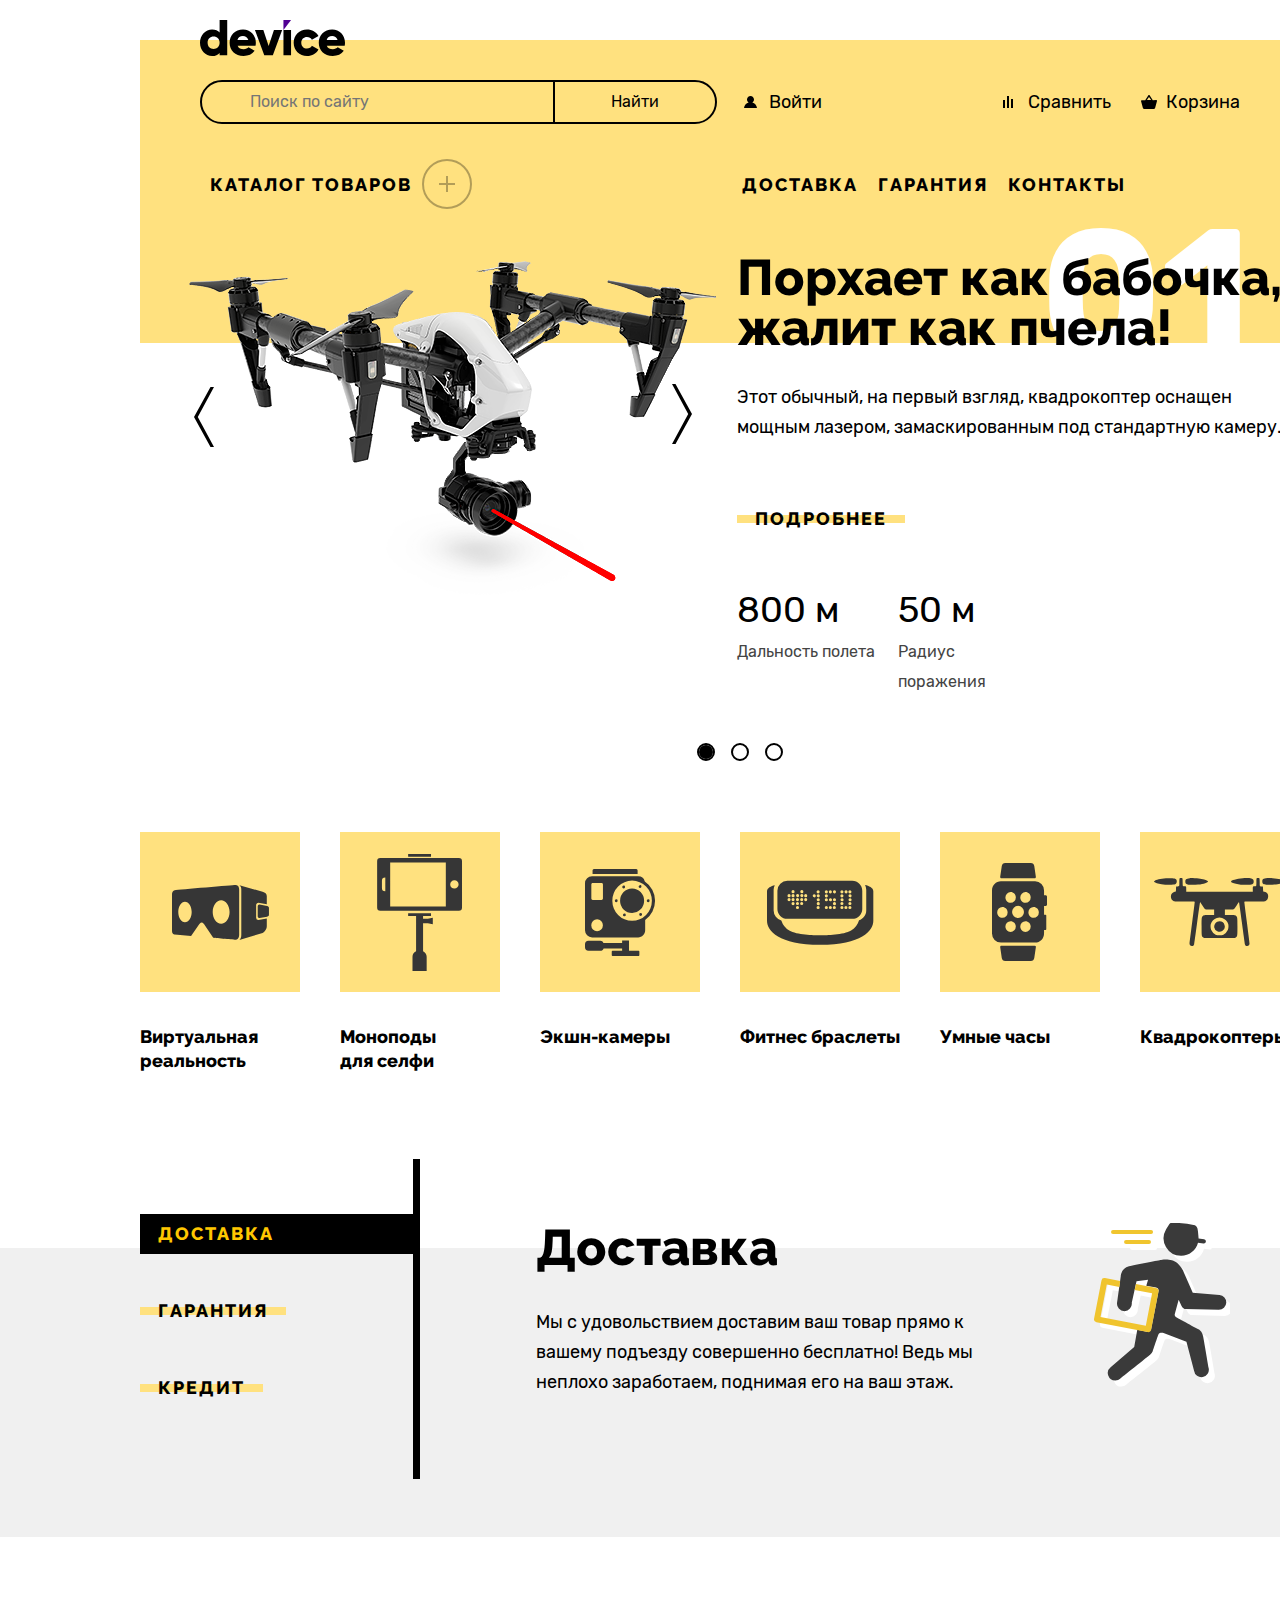
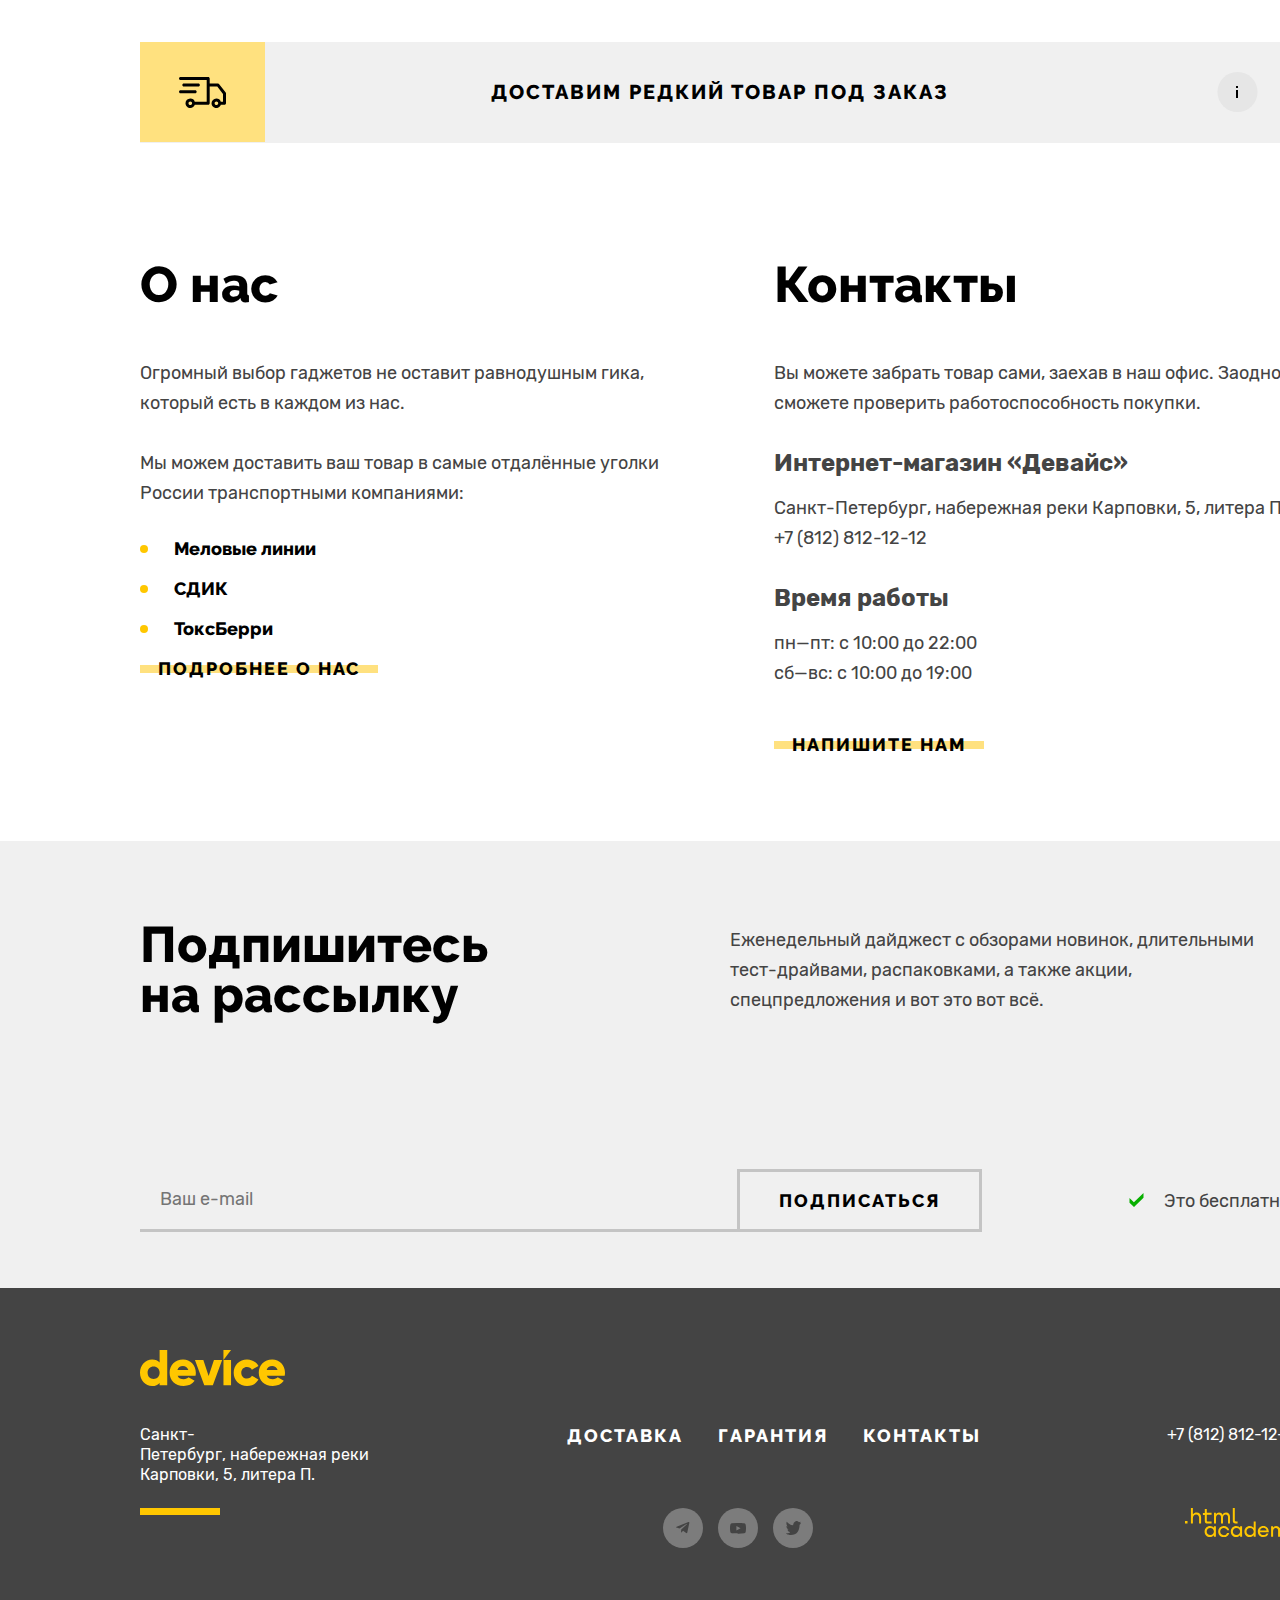
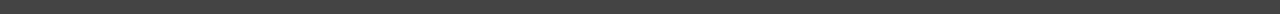
<file: index.html>
<!DOCTYPE html>
<html lang="ru">
  <head>
    <meta charset="utf-8">
    <title>HTML Academy: Дeвайс</title>
    <link rel="stylesheet" href="styles/styles.css">
    <link rel="icon" type="image/png" sizes="32x32" href="images/favicon.png">
  </head>
<body>
<!-- header -->
<div class="page_wrapper">
  <header class="header">
    <div class="header_wrapper">
      <form class="header_search" action="https://echo.htmlacademy.ru" method="post">
        <label for="search" class="visually_hidden">Поиск по сайту</label>
        <input class="search_field" type="search" id="search" placeholder="Поиск по сайту">
        <button class="search_button" type="button">Найти</button>
      </form>
      <nav class="header_navigation">
        <ul class="header_list">
          <li class="header_list_item">
            <a href="#" class="header_link">
              <svg class="header_nav_image" aria-hidden="true" focusable="false" xmlns="http://www.w3.org/2000/svg" width="13" height="12" fill="none"><path fill="#000" d="M0 12h13c-.2-2.6-2.1-4.8-4.7-5.5 1-.6 1.7-1.7 1.7-3C10 1.6 8.4 0 6.5 0S3 1.6 3 3.5c0 1.3.7 2.4 1.7 3C2.1 7.2.2 9.4 0 12Z"/></svg>
              Войти</a>
          </li>
          <li class="header_list_item">
            <a href="#" class="header_link">
              <svg class="header_nav_image" aria-hidden="true" focusable="false" xmlns="http://www.w3.org/2000/svg" width="10" height="12" fill="none"><path fill="#000" d="M6 0H4v12h2V0ZM2 4H0v8h2V4ZM10 3H8v9h2V3Z"/></svg>
              Сравнить</a>
          </li>
          <li class="header_list_item">
            <a href="#" class="header_link">
              <svg class="header_nav_image" aria-hidden="true" focusable="false" xmlns="http://www.w3.org/2000/svg" width="16" height="14" fill="none"><path fill="#000" d="m15.3 5-3.5.2L8.6.3C8.5.1 8.2 0 8 0c-.2 0-.5.1-.6.3L4.2 5.2H.7c-.4 0-.7.3-.7.7v.2l1.9 6.8c.2.7.7 1.1 1.4 1.1h9.4c.7 0 1.2-.4 1.4-1.1L16 6v-.2c0-.4-.3-.8-.7-.8ZM8 1.9l2.2 3.2H5.9L8 1.9Z"/></svg>
              Корзина</a>
          </li>
        </ul>
      </nav>
    </div>
      <ul class="header_list_info">
        <li class="header_list_item header_list_item_catalog">
          <a href="#" class="header_link_info catalog_icon">
            <svg class="catalog_svg" aria-hidden="true" focusable="false" xmlns="http://www.w3.org/2000/svg" width="50" height="50" fill="none"><circle cx="25" cy="25" r="24" stroke="#000" stroke-width="2" opacity=".3"/><g clip-path="url(#a)" opacity=".3"><path fill="#000" d="M33 24h-7v-7h-2v7h-7v2h7v7h2v-7h7v-2Z"/></g><defs><clipPath id="a"><path fill="#fff" d="M17 17h16v16H17z"/></clipPath></defs></svg>
            <span>Каталог товаров</span>
          </a>
  <!-- catalog -->
          <ul class="catalog visually_hidden">
            <li class="header_list_item">
              <a href="#" class="catalog_link">Виртуальная реальность</a>
            </li>
            <li class="header_list_item">
              <a href="#" class="catalog_link">Моноподы для селфи</a>
            </li>
            <li class="header_list_item">
              <a href="#" class="catalog_link">Экшн-камеры</a>
            </li>
            <li class="header_list_item">
              <a href="#" class="catalog_link">Фитнес браслеты</a>
            </li>
            <li class="header_list_item">
              <a href="#" class="catalog_link">Умные часы</a>
            </li>
            <li class="header_list_item">
              <a href="#" class="catalog_link">Квадрокоптеры</a>
            </li>
          </ul>
        </li>
        <li class="header_list_item">
          <a href="№" class="header_link_info">
            Доставка</a>
        </li>
        <li class="header_list_item">
          <a href="№" class="header_link_info">Гарантия</a>
        </li>
        <li class="header_list_item">
          <a href="№" class="header_link_info">Контакты</a>
        </li>
      </ul>
  </header>
<!-- main -->
  <main class="main_index main_container">
<!-- slider -->
    <section class="index_slider">
      <h1 class="visually_hidden">Device - твой магазин гаджетов.</h1>
      <div class="slider_info_wrapper">
        <div class="slider_main_image">
          <img class="slider_main_pic" src="/images/slider-1.png" alt="Квадракоптер.">
          <button type="button" class="slider_left_button">
            <span class="visually_hidden">Предыдущий товар.</span>
            <svg xmlns="http://www.w3.org/2000/svg" width="20" height="60" fill="none"><path fill="#000" d="M0 0h3.5L20 30 3.5 60H0l16.2-30L0 0Z"/></svg>
          </button>
          <button type="button" class="slider_right_button">
            <span class="visually_hidden">Предыдущий товар.</span>
            <svg xmlns="http://www.w3.org/2000/svg" width="20" height="60" fill="none"><path fill="#000" d="M0 0h3.5L20 30 3.5 60H0l16.2-30L0 0Z"/></svg>
          </button>
        </div>
        <div class="slider_text_wrapper">
          <p class="slider_description_title">Порхает как бабочка, жалит как пчела!</p>
          <p class="slider_description">Этот обычный, на первый взгляд, квадрокоптер оснащен мощным лазером, замаскированным под стандартную камеру.</p>
          <a class="button slider_button" href="#">Подробнее</a>
          <dl class="slider_info_list"> <!--контейнер-->
            <dt class="slider_info_title">800 м</dt> <!--термин-->
            <dd class="slider_info_description">Дальность полета</dd> <!--определение-->
            <dt class="slider_info_title">50 м</dt> <!--термин-->
            <dd class="slider_info_description">Радиус поражения</dd> <!--определение-->
          </dl>
        </div>
      </div>
      <ol class="slider_pagination">
        <li class="slider_padination_item">
          <button class="slider_pagination_button current_pagination_item" type="button">
            <span class="visually_hidden">1pic.</span>
          </button>
        </li>
        <li class="slider_padination_item">
          <button class="slider_pagination_button" type="button">
            <span class="visually_hidden">2pic.</span>
          </button>
        </li>
        <li class="slider_padination_item">
          <button class="slider_pagination_button" type="button">
            <span class="visually_hidden">3pic.</span>
          </button>
        </li>
      </ol>
    </section>
<!-- products -->
    <section class="product_sections">
      <h2 class="visually_hidden">Категории товаров.</h2>
      <ul class="product_list">
        <li class="product_item virtuall_reality">
          <div class="product_img_wrap">
            <img class="product_img" src="images/products_icon/virtuall_reality.svg" width="97" height="55" alt="">
          </div>
          <a href="#" class="product_link">Виртуальная реальность</a>
        </li>
        <li class="product_item selfie_stick">
          <div class="product_img_wrap">
            <img class="product_img" src="images/products_icon/selfie_stick.svg" width="86" height="117" alt="">
          </div>
          <a href="#" class="product_link">Моноподы<br>для селфи</a>
        </li>
        <li class="product_item camera">
          <div class="product_img_wrap">
            <img class="product_img" src="images/products_icon/camera.svg" width="71" height="87" alt="">
          </div>
          <a href="#" class="product_link">Экшн-камеры</a>
        </li>
        <li class="product_item fitness_bracelet">
          <div class="product_img_wrap">
            <img class="product_img" src="images/products_icon/fitness-bracelet.svg" width="107" height="65" alt="">
          </div>
          <a href="#" class="product_link">Фитнес браслеты</a>
        </li>
        <li class="product_item smart_watch">
          <div class="product_img_wrap">
            <img class="product_img" src="images/products_icon/smart_watch.svg" width="56" height="98" alt="">
          </div>
          <a href="#" class="product_link">Умные часы</a>
        </li>
        <li class="product_item quadrocopter">
          <div class="product_img_wrap">
            <img class="product_img" src="images/products_icon/quadrocopter.svg" width="132" height="69" alt="">
          </div>
          <a href="#" class="product_link">Квадрокоптеры</a>
        </li>
      </ul>
    </section>
  </div>
<!-- delivery -->
<div class="delivery_wrapper">
    <section class="delivery">
      <ul class="delivery_list">
        <li class="delivery_item">
          <a href="#" class="button delivery_link delivery_current">Доставка</a>
        </li>
        <li class="delivery_item">
          <a href="#" class="button delivery_link">Гарантия</a>
        </li>
        <li class="delivery_item">
          <a href="#" class="button delivery_link">Кредит</a>
        </li>
      </ul>
      <div class="delivery_text_wrapper">
        <h2 class="delivery_title">Доставка</h2>
        <p class="delivery_description">Мы с удовольствием доставим ваш товар прямо к вашему подъезду совершенно бесплатно! Ведь мы неплохо заработаем, поднимая его на ваш этаж.</p>
      </div>
    </section>
  </div>
<!-- delivery_rare -->
<div class="page_wrapper">
  <div class="delivery_rare_wrapper">
    <p class="delivery_rare">Доставим редкий товар под заказ</p>
  </div>

<!-- contacts -->
    <section class="contacts">
      <ul class="contacts_list">
        <li class="contacts_item">
          <h2 class="contact_title">О нас</h2>
          <p class="delivery_description">Огромный выбор гаджетов не оставит равнодушным гика, который есть в каждом из нас.</p>
          <p class="delivery_description">Мы можем доставить ваш товар в самые отдалённые уголки России транспортными компаниями:</p>
          <div class="delivery_company">
            <a href="#" class="contacts_delivery_link">Меловые линии</a>
            <a href="#" class="contacts_delivery_link">СДИК</a>
            <a href="#" class="contacts_delivery_link">ТоксБерри</a>
          </div>
          <a href="#" class="button contacts_button">Подробнее о нас</a>
        </li>
        <li class="contacts_item">
            <h2 class="contact_title">Контакты</h2>
          <p class="delivery_description">Вы можете забрать товар сами, заехав в наш офис. Заодно сможете проверить работоспособность покупки.</p>
          <address class="contacts_address">
            <p class="address_title">Интернет-магазин «Девайс»</p>
            <p class="delivery_description address">Санкт-Петербург, набережная реки Карповки, 5, литера П.</p>
            <a class="contacts_tel" href="tel:+78128121212">+7 (812) 812-12-12</a>
            <p class="address_title">Время работы</p>
            <ul class="contacts_time_list">
              <li class="contacts_time_item">пн—пт: с 10:00 до 22:00</li>
              <li class="contacts_time_item">сб—вс: с 10:00 до 19:00</li>
            </ul>
          </address>
          <button type="button" class="button contacts_button">Напишите нам</button>
        </li>
      </ul>
    </section>
  </main>
</div>
<!-- subscribe -->
  <div class="subscribe_wrapper">
    <section class="subscribe">
      <div class="subscribe_text">
        <h2 class="subscribe_title">Подпишитесь на рассылку</h2>
        <p class="subscribe_description">Еженедельный дайджест с обзорами новинок, длительными тест-драйвами, распаковками, а также акции, спецпредложения и вот это вот всё.</p>
      </div>
      <div class="subscribe_form_wrapper">
      <form class="subscribe_form" action="https://echo.htmlacademy.ru" method="post">
        <label class="visually_hidden" for="subscribe">Ваша электронная почта.</label>
        <input type="text" class="subscribe_field" id="subscribe" placeholder="Ваш e-mail">
        <button class="button subscribe_button" type="submit">Подписаться</button>
      </form>
      <div>
        <svg aria-hidden="true" focusable="false" xmlns="http://www.w3.org/2000/svg" width="15" height="14" fill="none"><path fill="#08AF00" d="M14.5 0 4.9 9.3.5 5v4.7L5 14l9.5-9.3V0Z"/></svg>
      <span class="this_is_free">Это бесплатно</span>
      </div>
      </div>
    </section>
  </div>

<!-- footer -->
<div class="footer_wrapper">
  <footer class="footer">
    <h2 class="visually_hidden">Дополнительная информация</h2>
    <svg class="footer_logo" aria-hidden="true" focusable="false" xmlns="http://www.w3.org/2000/svg" width="145" height="36" fill="none"><path fill="#FFC700" d="M27.22 0v35.3h-7.6v-2.4c-1.7 1.9-4.1 3.1-7.51 3.1C5.5 36 0 30.2 0 22.7 0 15.2 5.5 9.4 12.1 9.4c3.41 0 5.91 1.2 7.51 3.1V0h7.6Zm-7.6 22.7c0-3.8-2.5-6.2-6.01-6.2-3.5 0-6 2.4-6 6.2 0 3.8 2.5 6.2 6 6.2 3.5-.1 6-2.4 6-6.2ZM43.73 29.2c2.1 0 3.8-.8 4.8-1.9l6.1 3.5c-2.5 3.4-6.2 5.2-11 5.2-8.6 0-14.01-5.8-14.01-13.3 0-7.5 5.4-13.3 13.4-13.3 7.41 0 12.82 5.7 12.82 13.3 0 1.1-.1 2.1-.3 3H37.63c1 2.6 3.3 3.5 6.1 3.5Zm4.6-9.1c-.8-2.9-3.1-4-5.4-4-2.9 0-4.8 1.4-5.5 4h10.9ZM82.16 10.1l-9.31 25.2h-8.6l-9.31-25.2h8.4l5.3 16 5.31-16h8.2ZM83.46 10.1h7.6v25.2h-7.6V10.1ZM93.67 22.7c0-7.5 5.7-13.3 13.4-13.3 4.9 0 9.21 2.6 11.41 6.5l-6.6 3.8c-.9-1.8-2.7-2.8-4.9-2.8-3.3 0-5.71 2.4-5.71 5.8 0 3.5 2.4 5.8 5.7 5.8 2.2 0 4.1-1.1 4.9-2.8l6.61 3.8c-2.1 3.9-6.4 6.5-11.4 6.5-7.71 0-13.41-5.8-13.41-13.3ZM132.9 29.2c2.1 0 3.8-.8 4.8-1.9l6.1 3.5c-2.5 3.4-6.2 5.2-11 5.2-8.61 0-14.02-5.8-14.02-13.3 0-7.5 5.5-13.3 13.41-13.3 7.4 0 12.81 5.7 12.81 13.3 0 1.1-.1 2.1-.3 3h-17.91c1 2.6 3.3 3.5 6.1 3.5Zm4.7-9.1c-.8-2.9-3.1-4-5.4-4-2.91 0-4.81 1.4-5.51 4h10.9Z"/><path fill="#FFC700" d="M83.46 0v10.1L91.06 0h-7.6Z"/></svg>
    <div class="footer_info_wrapper">
      <p class="footer_address">Санкт-Петербург,&nbsp;набережная реки Карповки, 5, литера П.</p>
      <ul class="footer_list">
        <li class="footer_item">
          <a href="#" class="delivery_link">Доставка</a>
        </li>
        <li class="footer_item">
          <a href="#" class="delivery_link">Гарантия</a>
        </li>
        <li class="footer_item">
          <a href="#" class="delivery_link">Контакты</a>
        </li>
      </ul>
      <a href="tel:+78128121212" class="footer_tel">+7 (812) 812-12-12</a>
    </div>

    <div class="footer_social_media_wrapper">
      <span class="footer_decore"></span>
      <ul class="footer_social_media_list">
        <li class="footer_social_media_link">
          <a href="#">
            <span class="visually_hidden">Telegram</span>
            <svg xmlns="http://www.w3.org/2000/svg" width="40" height="40" fill="none"><circle cx="20" cy="20" r="20" fill="#fff" fill-opacity=".3"/><path fill="#444" d="m25.44 14.07-11.82 4.56c-.8.33-.8.78-.14.98l3.03.94 7.02-4.43c.33-.2.64-.09.39.13l-5.7 5.13-.2 3.13c.3 0 .44-.14.61-.3l1.48-1.44 3.06 2.27c.57.31.97.15 1.12-.53l2-9.48c.21-.83-.3-1.2-.85-.96Z"/></svg>
          </a>
        </li>
        <li class="footer_social_media_link">
          <a href="#">
            <span class="visually_hidden">YouTube</span>
            <svg xmlns="http://www.w3.org/2000/svg" width="40" height="40" fill="none"><circle cx="20" cy="20" r="20" fill="#fff" fill-opacity=".3"/><path fill="#444" d="M27.67 16.67c-.1-.32-.27-.61-.51-.84-.25-.24-.56-.41-.9-.5C25.01 15 20 15 20 15a51.1 51.1 0 0 0-6.26.32c-.34.09-.64.26-.9.5-.24.24-.42.53-.51.85a19.4 19.4 0 0 0-.33 3.67c0 1.22.1 2.45.33 3.66.09.32.27.61.51.85.25.23.56.4.9.5 1.27.32 6.26.32 6.26.32 2.09.02 4.18-.08 6.26-.31.34-.09.65-.26.9-.5.24-.23.42-.52.5-.84.24-1.21.35-2.44.34-3.67.02-1.23-.1-2.46-.33-3.68Zm-9.27 5.95v-4.57l4.18 2.29-4.18 2.28Z"/></svg>
          </a>
        </li>
        <li class="footer_social_media_link">
          <a href="#">
            <span class="visually_hidden">Twitter</span>
            <svg xmlns="http://www.w3.org/2000/svg" width="40" height="40" fill="none"><circle cx="20" cy="20" r="20" fill="#fff" fill-opacity=".3"/><path fill="#444" d="M22.7 13.16c1.5-.5 2.6.3 3.2 1.1.5-.2 1.1-.4 1.7-.6 0 .8-.5 1.4-.8 1.6.7.2 1.2-.4 1.2-.4-.1.9-.9 1.7-1.4 1.9-.2 6.3-2.8 10.4-8.9 10.3h-.4c-.3 0-3.7-.4-4.3-1.8 2 .2 3.4-.4 4.1-1.1-.8-.3-2.4-.4-2.6-2.8.3.2.5.3 1.1.2-1.1-.8-2.3-1.5-2.2-3.5.3.3.9.5 1.2.4-.6-.2-1.8-3.1-.8-4.6 1.6 1.7 3.3 3.4 6.3 3.5.2-2.1 1-3.5 2.6-4.2Z"/></svg>
          </a>
        </li>
      </ul>
      <img src="./images/html_academy.svg" alt="HTML Academy." width="115" height="33">
    </div>
    </footer>
</body>
</html>
</file>
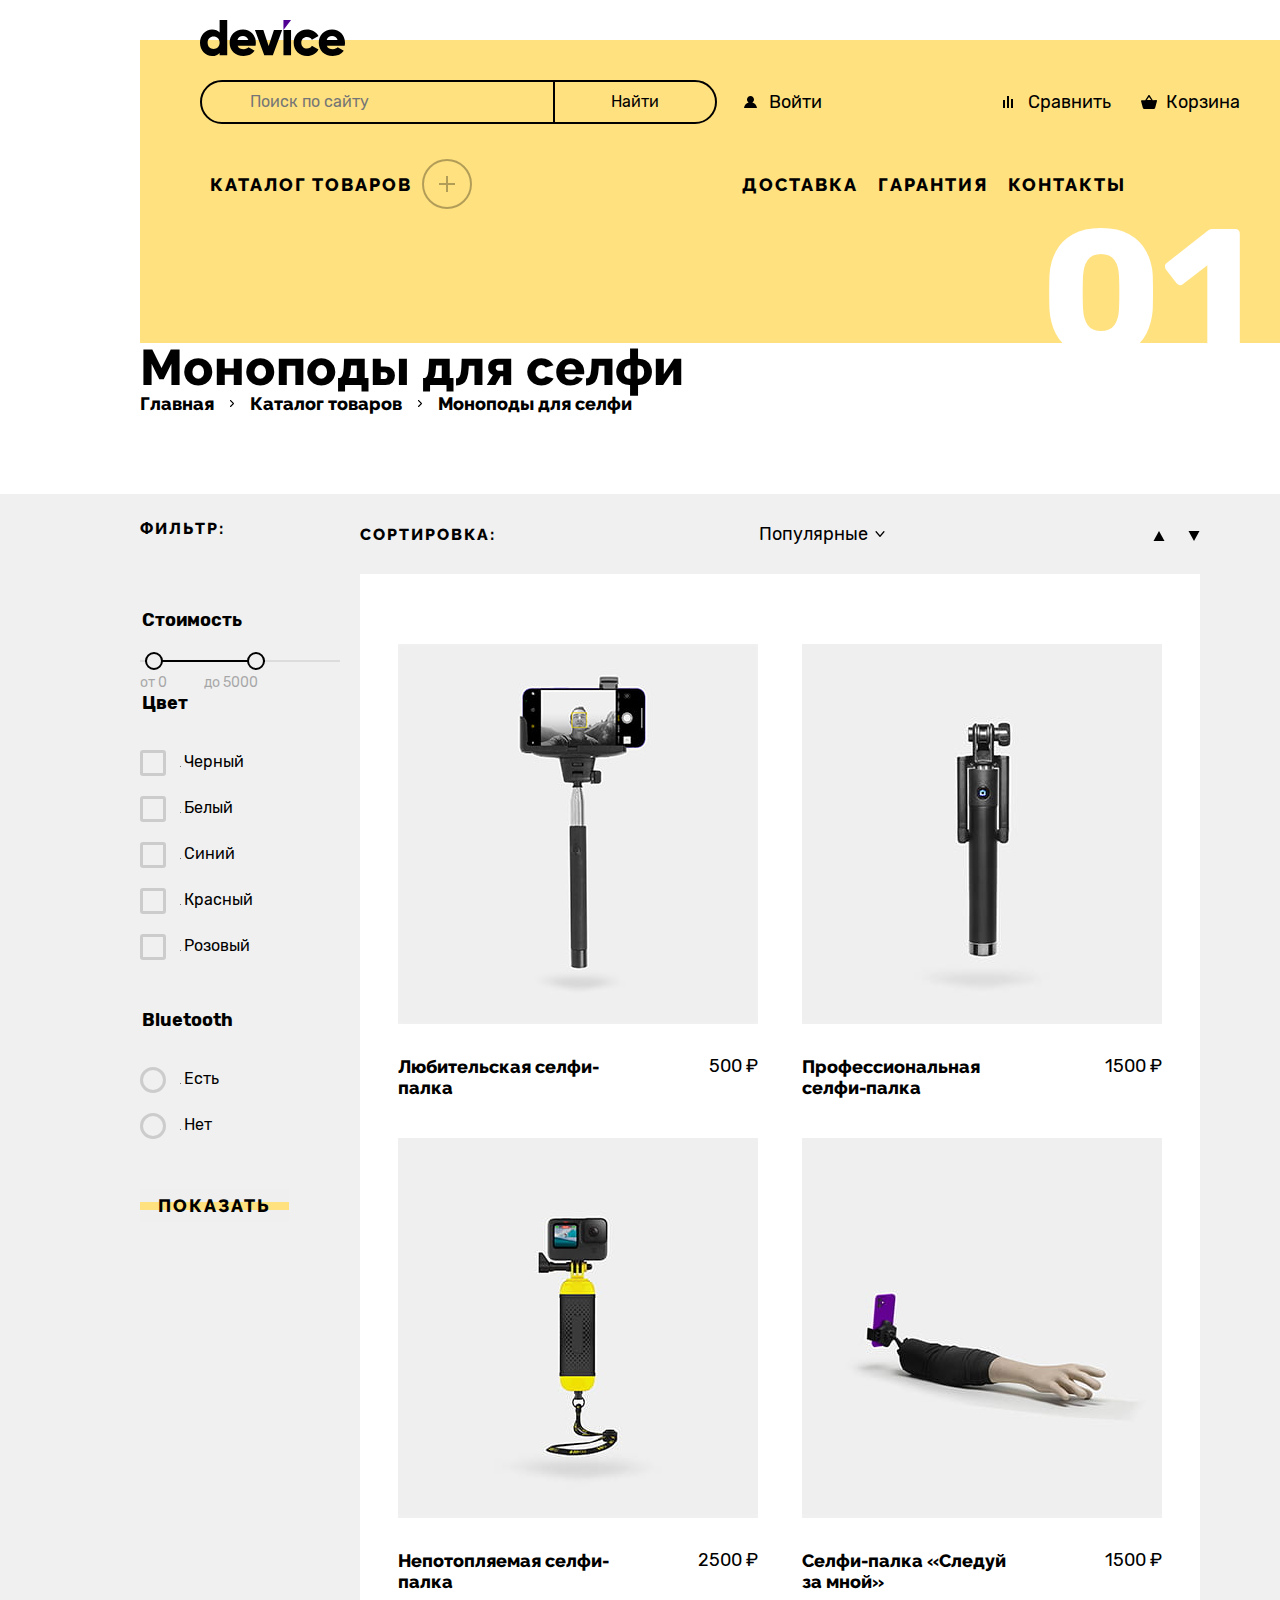
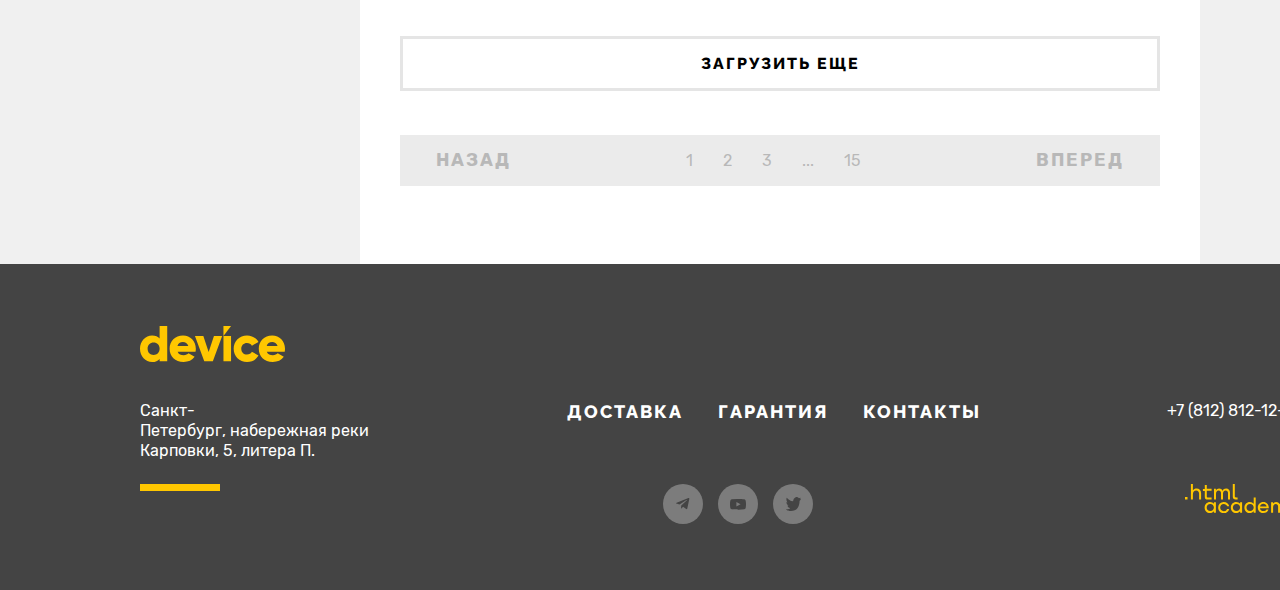
<file: catalog.html>
<!DOCTYPE html>
<html lang="ru">
  <head>
    <meta charset="utf-8">
    <title>HTML Academy: Дeвайс</title>
    <link rel="stylesheet" href="styles/styles.css">
    <link rel="icon" type="image/png" sizes="32x32" href="images/favicon.png">
  </head>
<body>
<!-- header -->
<div class="page_wrapper">
  <header class="header">
    <div class="header_wrapper">
      <form class="header_search" action="https://echo.htmlacademy.ru" method="post">
        <label for="search" class="visually_hidden">Поиск по сайту</label>
        <input class="search_field" type="search" id="search" placeholder="Поиск по сайту">
        <button class="search_button" type="button">Найти</button>
      </form>
      <nav class="header_navigation">
        <ul class="header_list">
          <li class="header_list_item">
            <a href="#" class="header_link">
              <svg class="header_nav_image" aria-hidden="true" focusable="false" xmlns="http://www.w3.org/2000/svg" width="13" height="12" fill="none"><path fill="#000" d="M0 12h13c-.2-2.6-2.1-4.8-4.7-5.5 1-.6 1.7-1.7 1.7-3C10 1.6 8.4 0 6.5 0S3 1.6 3 3.5c0 1.3.7 2.4 1.7 3C2.1 7.2.2 9.4 0 12Z"/></svg>
              Войти</a>
          </li>
          <li class="header_list_item">
            <a href="#" class="header_link">
              <svg class="header_nav_image" aria-hidden="true" focusable="false" xmlns="http://www.w3.org/2000/svg" width="10" height="12" fill="none"><path fill="#000" d="M6 0H4v12h2V0ZM2 4H0v8h2V4ZM10 3H8v9h2V3Z"/></svg>
              Сравнить</a>
          </li>
          <li class="header_list_item">
            <a href="#" class="header_link">
              <svg class="header_nav_image" aria-hidden="true" focusable="false" xmlns="http://www.w3.org/2000/svg" width="16" height="14" fill="none"><path fill="#000" d="m15.3 5-3.5.2L8.6.3C8.5.1 8.2 0 8 0c-.2 0-.5.1-.6.3L4.2 5.2H.7c-.4 0-.7.3-.7.7v.2l1.9 6.8c.2.7.7 1.1 1.4 1.1h9.4c.7 0 1.2-.4 1.4-1.1L16 6v-.2c0-.4-.3-.8-.7-.8ZM8 1.9l2.2 3.2H5.9L8 1.9Z"/></svg>
              Корзина</a>
          </li>
        </ul>
      </nav>
    </div>
      <ul class="header_list_info">
        <li class="header_list_item header_list_item_catalog">
          <a href="#" class="header_link_info catalog_icon">
            <svg class="catalog_svg" aria-hidden="true" focusable="false" xmlns="http://www.w3.org/2000/svg" width="50" height="50" fill="none"><circle cx="25" cy="25" r="24" stroke="#000" stroke-width="2" opacity=".3"/><g clip-path="url(#a)" opacity=".3"><path fill="#000" d="M33 24h-7v-7h-2v7h-7v2h7v7h2v-7h7v-2Z"/></g><defs><clipPath id="a"><path fill="#fff" d="M17 17h16v16H17z"/></clipPath></defs></svg>
            <span>Каталог товаров</span>
          </a>
  <!-- catalog -->
          <ul class="catalog visually_hidden">
            <li class="header_list_item">
              <a href="#" class="catalog_link">Виртуальная реальность</a>
            </li>
            <li class="header_list_item">
              <a href="#" class="catalog_link">Моноподы для селфи</a>
            </li>
            <li class="header_list_item">
              <a href="#" class="catalog_link">Экшн-камеры</a>
            </li>
            <li class="header_list_item">
              <a href="#" class="catalog_link">Фитнес браслеты</a>
            </li>
            <li class="header_list_item">
              <a href="#" class="catalog_link">Умные часы</a>
            </li>
            <li class="header_list_item">
              <a href="#" class="catalog_link">Квадрокоптеры</a>
            </li>
          </ul>
        </li>
        <li class="header_list_item">
          <a href="№" class="header_link_info">
            Доставка</a>
        </li>
        <li class="header_list_item">
          <a href="№" class="header_link_info">Гарантия</a>
        </li>
        <li class="header_list_item">
          <a href="№" class="header_link_info">Контакты</a>
        </li>
      </ul>
  </header>
    <div class="catalog">
    <h1 class="catalog_title">Моноподы для селфи</h1>
    <ul class="breadcrumbs_list">
      <li class="breadcrumbs_item">
        <a class="breadcrumbs_link" href="index.html">Главная</a>
      </li>
      <li class="breadcrumbs_item">
        <a class="breadcrumbs_link" href="#">Каталог товаров</a>
      </li>
      <li class="breadcrumbs_item">
        <a class="breadcrumbs_link">Моноподы для селфи</a>
      </li>
    </ul>
  </div>
</div>
  <!-- filters -->
  <!-- main -->
  <main class="main_catalog">
  <div class="catalog_products">
    <section class="catalog_filter">
      <h2 class="filter_title">Фильтр:</h2>
      <form class="catalog_filter_form" action="https://echo.htmlacademy.ru" method="post">
        <div class="main_sorting">
          <fieldset class="catalog_filter_group">
            <legend class="catalog_filter_title">Стоимость</legend>
            <div class="sorting_range">
              <div class="range_wrapper">
                <div class="range_main_line" >
                  <div class="range_line" style = "left:5px; width: 120px">
                    <button class="range_button min_price_bottom">
                      <span class="visually_hidden">Минимальная цена</span>
                    </button>
                    <button class="range_button max_price_bottom">
                      <span class="visually_hidden">Минимальная цена</span>
                    </button>
                  </div>
                </div>
              </div>
              <div class="range_price">
                <label class="range_price_min">
                  от 0
                  <input class="range_input" type="number">
                </label>
                <label class="range_price_max">
                  до 5000
                  <input class="range_input" type="number">
                </label>
              </div>
            </div>
          </fieldset>
          <fieldset class="catalog_filter_group">
            <legend class="catalog_filter_title">Цвет</legend>
            <ul class="catalog_filter_color">
              <li class="filter_color_item">
                <label class="control">
                  <input class="control_input visually_hidden" type="checkbox" name="black">
                  <span class="control_checkbox_mark"></span>
                  <span class="control_checkbox_label">Черный</span>
                </label>
              </li>
              <li class="filter_color_item">
                <label class="control">
                  <input class="control_input visually_hidden" type="checkbox" name="white">
                  <span class="control_checkbox_mark"></span>
                  <span class="control_checkbox_label">Белый</span>
                </label>
              </li>
              <li class="filter_color_item">
                <label class="control">
                  <input class="control_input visually_hidden" type="checkbox" name="blue">
                  <span class="control_checkbox_mark"></span>
                  <span class="control_checkbox_label">Синий</span>
                </label>
              </li>
              <li class="filter_color_item">
                <label class="control">
                  <input class="control_input visually_hidden" type="checkbox" name="red">
                  <span class="control_checkbox_mark"></span>
                  <span class="control_checkbox_label">Красный</span>
                </label>
              </li>
              <li class="filter_color_item">
                <label class="control">
                  <input class="control_input visually_hidden" type="checkbox" name="pink">
                  <span class="control_checkbox_mark"></span>
                  <span class="control_checkbox_label">Розовый</span>
                </label>
              </li>
            </ul>
          </fieldset>
          <fieldset class="catalog_filter_group">
            <legend class="catalog_filter_title">Bluetooth</legend>
            <ul class="catalog_filter_bluetooth">
              <li class="filter_color_item">
                <label class="control">
                  <input class="control_input visually_hidden" type="radio" name="yes">
                  <span class="control_checkbox_mark"></span>
                  <span class="control_checkbox_label">Есть</span>
                </label>
              </li>
              <li class="filter_color_item">
                <label class="control">
                  <input class="control_input visually_hidden" type="radio" name="no">
                  <span class="control_checkbox_mark"></span>
                  <span class="control_checkbox_label">Нет</span>
                </label>
              </li>
            </ul>
          </fieldset>
        </div>
        <button class="button sorting_button" type="submit">Показать</button>
      </form>
    </section>
  <!-- catalog -->
  <div class="catalog_right_column">
    <div class="catalog_right_column_sort">
      <span class="sort_label">Сортировка:</span>
      <div class="catalog_sorting_wrapper">
        <select class="catalog_sorting" name="sorting_list" id="sorting">
          <option class="sorting_item" value="popular">Популярные</option>
          <option class="sorting_item" value="min_price">Дешевле</option>
          <option class="sorting_item" value="max_price">Дороже</option>
        </select>
      </div>
      <div class="sort_arrows">
      <a class="sort_up" href="#">
        <span class="visually_hidden">Сортировка по возрастанию</span>
        <svg class="sort_arrow_up" xmlns="http://www.w3.org/2000/svg" width="12" height="10" fill="none"><path fill="#000" d="m6 0 5.5 10H.5"/></svg>
      </a>
      <a class="sort_down" href="#">
        <span class="visually_hidden">Сортировка по по убыванию</span>
        <svg class="sort_arrow_down" xmlns="http://www.w3.org/2000/svg" width="12" height="10" fill="none"><path fill="#000" d="m6 0 5.5 10H.5"/></svg>
      </a>
    </div>
    </div>
    <section class="catalor_product">
      <h2 class="visually_hidden">Список товаров.</h2>
      <ul class="catalog_product_list">

        <li class="catalog_product_item">
          <div class="product_card">
            <img class="product_card_img" src="/images/catalog/selfie_stick.jpg" alt=""width="360" height="380">
            <div class="catalog_product_sign">
              <a href="#">Любительская селфи-палка</a>
              <span class="product_price">500 ₽</span>
            </div>
          </div>
        </li>

        <li class="catalog_product_item">
          <div class="product_card">
            <img class="product_card_img" src="/images/catalog/selfie_stick_user.jpg" alt=""width="360" height="380">
            <div class="catalog_product_sign">
              <a href="#">Профессиональная селфи-палка </a>
              <span class="product_price">1500 ₽</span>
            </div>
          </div>
        </li>

        <li class="catalog_product_item">
          <div class="product_card">
            <img class="product_card_img" src="/images/catalog/selfie_stick_proff.jpg" alt=""width="360" height="380">
            <div class="catalog_product_sign">
              <a href="#">Непотопляемая селфи-палка</a>
              <span class="product_price">2500 ₽</span>
            </div>
          </div>
        </li>

        <li class="catalog_product_item">
          <div class="product_card">
            <img class="product_card_img" src="/images/catalog/selfie_stick_hand.jpg" alt=""width="360" height="380">
            <div class="catalog_product_sign">
              <a href="#">Селфи-палка «Следуй за мной»</a>
              <span class="product_price">1500 ₽</span>
            </div>
          </div>
        </li>
      </ul>
      <button class="catalog_button" type="button">Загрузить еще</button>
      <div class="pagination">
        <ul class="pagination_list">
          <li class="pagination_item pagination_prew"><a class="pagination_link" href="#">Назад</a></li>
          <li class="pagination_item"><a class="pagination_link"href="#">1</a></li>
          <li class="pagination_item"><a class="pagination_link"href="#">2</a></li>
          <li class="pagination_item"><a class="pagination_link"href="#">3</a></li>
          <li class="pagination_item"><a class="pagination_link"href="#">...</a></li>
          <li class="pagination_item pagination_hide"><a class="pagination_link" href="#">4</a></li>
          <li class="pagination_item pagination_hide"><a class="pagination_link" href="#">5</a></li>
          <li class="pagination_item pagination_hide"><a class="pagination_link" href="#">6</a></li>
          <li class="pagination_item pagination_hide"><a class="pagination_link" href="#">7</a></li>
          <li class="pagination_item pagination_hide"><a class="pagination_link" href="#">8</a></li>
          <li class="pagination_item pagination_hide"><a class="pagination_link" href="#">9</a></li>
          <li class="pagination_item pagination_hide"><a class="pagination_link" href="#">10</a></li>
          <li class="pagination_item pagination_hide"><a class="pagination_link" href="#">11</a></li>
          <li class="pagination_item pagination_hide"><a class="pagination_link" href="#">12</a></li>
          <li class="pagination_item pagination_hide"><a class="pagination_link" href="#">13</a></li>
          <li class="pagination_item pagination_hide"><a class="pagination_link" href="#">14</a></li>
          <li class="pagination_item"><a class="pagination_link" href="#">15</a></li>
          <li class="pagination_item pagination_next"><a class="pagination_link" href="#">Вперед</a></li>
        </ul>
      </div>
    </section>
  </div>
  </main>
  <div class="footer_wrapper">
    <footer class="footer">
      <h2 class="visually_hidden">Дополнительная информация</h2>
      <svg class="footer_logo" aria-hidden="true" focusable="false" xmlns="http://www.w3.org/2000/svg" width="145" height="36" fill="none"><path fill="#FFC700" d="M27.22 0v35.3h-7.6v-2.4c-1.7 1.9-4.1 3.1-7.51 3.1C5.5 36 0 30.2 0 22.7 0 15.2 5.5 9.4 12.1 9.4c3.41 0 5.91 1.2 7.51 3.1V0h7.6Zm-7.6 22.7c0-3.8-2.5-6.2-6.01-6.2-3.5 0-6 2.4-6 6.2 0 3.8 2.5 6.2 6 6.2 3.5-.1 6-2.4 6-6.2ZM43.73 29.2c2.1 0 3.8-.8 4.8-1.9l6.1 3.5c-2.5 3.4-6.2 5.2-11 5.2-8.6 0-14.01-5.8-14.01-13.3 0-7.5 5.4-13.3 13.4-13.3 7.41 0 12.82 5.7 12.82 13.3 0 1.1-.1 2.1-.3 3H37.63c1 2.6 3.3 3.5 6.1 3.5Zm4.6-9.1c-.8-2.9-3.1-4-5.4-4-2.9 0-4.8 1.4-5.5 4h10.9ZM82.16 10.1l-9.31 25.2h-8.6l-9.31-25.2h8.4l5.3 16 5.31-16h8.2ZM83.46 10.1h7.6v25.2h-7.6V10.1ZM93.67 22.7c0-7.5 5.7-13.3 13.4-13.3 4.9 0 9.21 2.6 11.41 6.5l-6.6 3.8c-.9-1.8-2.7-2.8-4.9-2.8-3.3 0-5.71 2.4-5.71 5.8 0 3.5 2.4 5.8 5.7 5.8 2.2 0 4.1-1.1 4.9-2.8l6.61 3.8c-2.1 3.9-6.4 6.5-11.4 6.5-7.71 0-13.41-5.8-13.41-13.3ZM132.9 29.2c2.1 0 3.8-.8 4.8-1.9l6.1 3.5c-2.5 3.4-6.2 5.2-11 5.2-8.61 0-14.02-5.8-14.02-13.3 0-7.5 5.5-13.3 13.41-13.3 7.4 0 12.81 5.7 12.81 13.3 0 1.1-.1 2.1-.3 3h-17.91c1 2.6 3.3 3.5 6.1 3.5Zm4.7-9.1c-.8-2.9-3.1-4-5.4-4-2.91 0-4.81 1.4-5.51 4h10.9Z"/><path fill="#FFC700" d="M83.46 0v10.1L91.06 0h-7.6Z"/></svg>
      <div class="footer_info_wrapper">
        <p class="footer_address">Санкт-Петербург,&nbsp;набережная реки Карповки, 5, литера П.</p>
        <ul class="footer_list">
          <li class="footer_item">
            <a href="#" class="delivery_link">Доставка</a>
          </li>
          <li class="footer_item">
            <a href="#" class="delivery_link">Гарантия</a>
          </li>
          <li class="footer_item">
            <a href="#" class="delivery_link">Контакты</a>
          </li>
        </ul>
        <a href="tel:+78128121212" class="footer_tel">+7 (812) 812-12-12</a>
      </div>

      <div class="footer_social_media_wrapper">
        <span class="footer_decore"></span>
        <ul class="footer_social_media_list">
          <li class="footer_social_media_link">
            <a href="#">
              <span class="visually_hidden">Telegram</span>
              <svg xmlns="http://www.w3.org/2000/svg" width="40" height="40" fill="none"><circle cx="20" cy="20" r="20" fill="#fff" fill-opacity=".3"/><path fill="#444" d="m25.44 14.07-11.82 4.56c-.8.33-.8.78-.14.98l3.03.94 7.02-4.43c.33-.2.64-.09.39.13l-5.7 5.13-.2 3.13c.3 0 .44-.14.61-.3l1.48-1.44 3.06 2.27c.57.31.97.15 1.12-.53l2-9.48c.21-.83-.3-1.2-.85-.96Z"/></svg>
            </a>
          </li>
          <li class="footer_social_media_link">
            <a href="#">
              <span class="visually_hidden">YouTube</span>
              <svg xmlns="http://www.w3.org/2000/svg" width="40" height="40" fill="none"><circle cx="20" cy="20" r="20" fill="#fff" fill-opacity=".3"/><path fill="#444" d="M27.67 16.67c-.1-.32-.27-.61-.51-.84-.25-.24-.56-.41-.9-.5C25.01 15 20 15 20 15a51.1 51.1 0 0 0-6.26.32c-.34.09-.64.26-.9.5-.24.24-.42.53-.51.85a19.4 19.4 0 0 0-.33 3.67c0 1.22.1 2.45.33 3.66.09.32.27.61.51.85.25.23.56.4.9.5 1.27.32 6.26.32 6.26.32 2.09.02 4.18-.08 6.26-.31.34-.09.65-.26.9-.5.24-.23.42-.52.5-.84.24-1.21.35-2.44.34-3.67.02-1.23-.1-2.46-.33-3.68Zm-9.27 5.95v-4.57l4.18 2.29-4.18 2.28Z"/></svg>
            </a>
          </li>
          <li class="footer_social_media_link">
            <a href="#">
              <span class="visually_hidden">Twitter</span>
              <svg xmlns="http://www.w3.org/2000/svg" width="40" height="40" fill="none"><circle cx="20" cy="20" r="20" fill="#fff" fill-opacity=".3"/><path fill="#444" d="M22.7 13.16c1.5-.5 2.6.3 3.2 1.1.5-.2 1.1-.4 1.7-.6 0 .8-.5 1.4-.8 1.6.7.2 1.2-.4 1.2-.4-.1.9-.9 1.7-1.4 1.9-.2 6.3-2.8 10.4-8.9 10.3h-.4c-.3 0-3.7-.4-4.3-1.8 2 .2 3.4-.4 4.1-1.1-.8-.3-2.4-.4-2.6-2.8.3.2.5.3 1.1.2-1.1-.8-2.3-1.5-2.2-3.5.3.3.9.5 1.2.4-.6-.2-1.8-3.1-.8-4.6 1.6 1.7 3.3 3.4 6.3 3.5.2-2.1 1-3.5 2.6-4.2Z"/></svg>
            </a>
          </li>
        </ul>
        <img src="./images/html_academy.svg" alt="HTML Academy." width="115" height="33">
      </div>
    </footer>
</body>
</html>
</file>
<file: styles/styles.css>
/* шрифты */
@font-face {
  font-family: "Raleway";
  src: url(../fonts/raleway/raleway-800.woff2) format("woff2");
  font-weight: 800;
  font-style: normal;
  font-display: swap;
}

@font-face {
  font-family: "Rubik";
  src: url(../fonts/rubik/rubik-400.woff2) format("woff2");
  font-weight: 400;
  font-style: normal;
  font-display: swap;
}

@font-face {
  font-family: "Rubik";
  src: url(../fonts/rubik/rubik-700.woff2) format("woff2");
  font-weight: 700;
  font-style: normal;
  font-display: swap;
}

body {
  width: 1440px;
  margin: 0 auto;
  height: 100%;
  font-family: "Raleway";
  font-weight: 400;
  font-size: 18px;
  background-color: #fff;
  color: #000;
}

a {
  text-decoration: none;
  color: inherit;
}

.visually_hidden {
  position: absolute;
  width: 1px;
  height: 1px;
  margin: -1px;
  padding: 0;
  border: 0;
  clip: rect(0 0 0 0);
  overflow: hidden;
}

.button {
  font-family: 'Raleway';
  font-weight: 800;
  font-size: 18px;
  line-height: 21px;
  text-align: center;
  letter-spacing: 2px;
  text-transform: uppercase;
  position: relative;
  padding: 6px 18px;
}

.button:after {
  content: "";
  display: block;
  z-index: -1;
  position: absolute;
  top: 0;
  bottom: 0;
  left: 0;
  right: 0;
  margin: auto;
  width: 100%;
  height: 8px;
  background-color: #FFE17F;
}

.button:hover {
  background-color: #FFE17F;
}

.button:focus {
  background-color:transparent;
  outline: 2px solid #AF4FFF;
}

.button:active {
  background-color: #FFCC33;
}

.page_wrapper {
  display: flex;
  flex-direction: column;
  min-height: 100%;
  max-width: 1160px;
  margin: 0 auto;
  margin-bottom: 80px;
}

.main_container {
  flex-grow: 1;
}

.header {
  background-color: #FFE17F;
  margin-top: 40px;
  position: relative;
  padding-bottom: 148px;
  padding-left: 60px;
  padding-right: 60px;
}

.header::before {
  content: "";
  background-image: url(/images/logo.svg);
  background-repeat: no-repeat;
  position: absolute;
  width: 145px;
  height: 36px;
  top: -20px;
  left: 60px;
}

.header::after {
  content: "01";
  font-size: 180px;
  font-weight: 800;
  font-family: "Rubik";
  color: #fff;
  line-height: 30px;
  position: absolute;
  right: 49px;
  bottom: 33px;
}

.header_wrapper {
  display: flex;
  align-items: center;
  margin-bottom: 50px;
  padding-top: 40px;
  flex-wrap: wrap;
}

.header_search {
  display: flex;
  width: 517px;
}

.search_field {
  max-width: 360px;
  width: 100%;
  background-color: #FFE17F;
  border: 2px solid #000;
  border-radius: 50px 0 0 50px;
  padding: 10px 20px 10px 48px;
  position: relative;
}

.search_button {
  background-color: #FFE17F;
  border: 2px solid #000;
  border-radius: 0 50px 50px 0;
  padding: 10px 56px;
  margin-left: -2px;
  cursor: pointer;
}

.search_button,
.search_field {
  font-family: 'Rubik';
  font-weight: 400;
  font-size: 16px;
  line-height: 20px;
}

.search_field::after {
  content: "";
  display: block;
  background-image: url(/images/search_icon.svg);
  background-repeat: no-repeat;
  position: absolute;
  width: 16px;
  height: 16px;
}

.header_list {
  font-family: "Rubik";
  font-weight: 400;
  line-height: 30px;
  display: grid;
  grid-template-columns: 229px auto auto;
  list-style-type: none;
  padding: 0;
  margin: 0;
  column-gap: 30px;
  margin-left: 27px;
}

.header_list_info {
  font-family: "Raleway";
  font-weight: 800;
  line-height: 21px;
  text-transform: uppercase;
  letter-spacing: 2px;
  padding: 0;
  margin: 0;
  list-style-type: none;
  display: flex;
  position: relative;
  align-items: center;
  row-gap: 10px;
  flex-wrap: wrap;
}

.header_list_info .header_list_item_catalog {
  margin-right: 260px;
}

.header_link {
  display: block;
  padding: 6px 0;
  padding-left: 25px;
  position: relative;
}

.header_nav_image {
  position: absolute;
  top: 0;
  bottom: 0;
  left: 0;
  margin: auto;
}

.header_link_info {
  padding: 15px 10px;
}

.catalog_icon {
  padding-right: 60px;
  position: relative;
}

.catalog_svg {
  position: absolute;
  margin-left: 15px;
  top: 0;
  right: 0;
  margin: 0 auto;
  cursor: pointer;
}

.slider_info_wrapper {
  display: flex;
  margin-top: -180px;
  align-items: flex-end;
  justify-content: space-evenly;
}

.slider_text_wrapper {
  z-index: 1;
}

.slider_description_title{
  font-size: 50px;
  line-height: 50px;
  width: 545px;
  margin: 0;
  padding: 0;
  margin-bottom: 29px;
}

.slider_description {
  font-family: "Rubik";
  line-height: 30px;
  width: 545px;
  margin: 0;
  padding: 0;
  margin-bottom: 60px;
}

.slider_button {
  display: inline-block;
  margin-bottom: 60px;
}

.slider_main_pic {
  display: block;
  width: 100%;
}

.slider_info_list {
  font-family: "Rubik";
  display:  grid;
  grid-template-columns: 141px 147px;
  grid-template-rows: max-content auto;
  margin: 0;
  padding: 0;
  margin-bottom: 26px;
  line-height: 30px;
  font-weight: 400;
  gap: 12px 20px;
}

.slider_info_title {
  font-size: 36px;
}

.slider_info_description {
  color: #444;
  font-size: 16px;
  grid-row: 2 / 2;
  margin: 0;
  padding: 0;
}

.slider_main_image {
  position: relative;
}

.slider_left_button,
.slider_right_button {
  position: absolute;
  top: 50%;
  margin-top: -60px;
  border: none;
  background-color: #fff;
  cursor: pointer;
}

.slider_left_button {
  left: 30px;
  rotate: 180deg;
}

.slider_right_button {
  right: 20px;
}

.slider_pagination {
  display: flex;
  list-style-type: none;
  justify-content: center;
  cursor: pointer;
  margin-bottom: 70px;
}

.slider_pagination_button {
  background-color: #fff;
  width: 14px;
  height: 14px;
  border-radius: 50%;
  border: none;
  outline: 2px solid #000;
  cursor: pointer;
}

.slider_padination_item:not(:last-child) {
  margin-right: 20px;
}

.current_pagination_item {
  background-color: #000;
}

.product_list {
  display: grid;
  grid-template-columns: repeat(6, 160px);
  margin: 0;
  padding: 0;
  list-style-type: none;
  justify-content: space-between;
  margin-bottom: 70px;
}

.product_item {
  display: flex;
  flex-direction: column;
}

.product_link {
  font-family: 'Raleway';
  font-weight: 800;
  font-size: 18px;
  line-height: 24px;
}

.product_img_wrap {
  display: flex;
  height: 160px;
  background-color: #FFE17F;
  margin-bottom: 33px;
}

.product_img {
  display: block;
  margin: auto;
}

.delivery_wrapper {
  position: relative;
  margin-bottom: 215px;
}

.delivery {
  width: 1160px;
  margin: 0 auto;
  display: grid;
  grid-template-columns: 280px 566px;
}

.delivery_wrapper::after {
  content: "";
  width: 100%;
  background-color: #F0F0F0;
  height: 289px;
  position: absolute;
  display: block;
  z-index: -1;
  top: 25px;
  right: 0;
  left: 0;
}

.delivery_list {
  display: flex;
  flex-direction: column;
  list-style-type: none;
  margin: 0;
  padding: 0;
  letter-spacing: 2px;
  position: relative;
}
.delivery_list::after {
  content: "";
  width: 7px;
  height: 320px;
  position: absolute;
  display: block;
  background-color: #000;
  top: -64px;
  bottom: 0;
  right: 0;
}

.delivery_item:not(:last-child) {
  margin-bottom: 56px;
}

.delivery_text_wrapper {
  display: grid;
  grid-template-columns: 448px 136px;
  position: relative;
  column-gap: 110px;
  padding-left: 116px;
}

.delivery_text_wrapper::after {
  content: "";
  width: 136px;
  height: 164px;
  background-image: url(/images/delivery_man.svg);
  background-repeat: no-repeat;
  background-position: center;
  position: absolute;
  right: 0;
  grid-column: 2 / -1;
}

.delivery_title {
  font-weight: 800;
  font-size: 50px;
  line-height: 50px;
  margin: 0;
  padding: 0;
  margin-bottom: 34px;
  grid-column: 1/2;
}

.delivery_description {
  grid-column: 1/2;
}

.delivery_rare_wrapper {
  background-color: #F0F0F0;
  padding: 39px 125px;
  position: relative;
  margin-bottom: 117px;
}

.delivery_rare_wrapper::before {
  content: "";
  background-color: #FFE17F;
  background-image: url(/images/delivery_car.svg);
  background-repeat: no-repeat;
  background-position: center;
  position: absolute;
  width: 125px;
  height: 100px;
  top: 0;
  bottom: 0;
  left: 0;
}

.delivery_rare_wrapper::after {
  content: "";
  background-image: url(/images/tooltip_icon.svg);
  background-repeat: no-repeat;
  background-position: center;
  position: absolute;
  width: 125px;
  height: 100px;
  top: 0;
  bottom: 0;
  right: 0;
}

.delivery_rare {
  text-transform: uppercase;
  font-weight: 800;
  font-size: 20px;
  line-height: 23px;
  text-align: center;
  letter-spacing: 2px;
  margin: 0 auto;
}

.delivery_description,
.contacts_description,
.contacts_time_item  {
  font-family: 'Rubik';
  font-weight: 400;
  font-size: 18px;
  line-height: 30px;
  margin: 0;
  padding: 0;
  margin-bottom: 30px;
}

.delivery_link {
  font-family: 'Raleway';
  font-weight: 800;
  font-size: 18px;
  line-height: 21px;
  letter-spacing: 2px;
  text-transform: uppercase;
  z-index: 1;
  position: relative;
}
.delivery_current {
  color: #FFC700;
 }

.delivery_current::after {
  content: "";
  display: block;
  position: absolute;
  background-color: #000;
  width: 280px;
  height: 40px;
  z-index: -1;
}

.contacts_time_item {
  margin-bottom: 0;
}

.contacts_time_item:last-child {
  margin-bottom: 40px;
}

.contacts {
  color: #444;
}

.contacts_list {
  margin: 0;
  padding: 0;
  display: grid;
  list-style-type: none;
  grid-template-columns: 1fr 1fr;
  column-gap: 108px;
}

.contact_title {
  font-weight: 800;
  font-size: 50px;
  line-height: 50px;
  color: #000;
  margin: 0;
  padding: 0;
  margin-bottom: 48px;
}

.address {
  margin: 0;
}

.delivery_company {
  display: flex;
  flex-direction: column;
}

.contacts_delivery_link {
  padding-left: 34px;
  margin-bottom: 19px;
  position: relative;
  color: #000;
}

.contacts_delivery_link::before {
  content: "";
  display: block;
  width: 8px;
  height: 8px;
  background-image: url(../images/delivery_dot.svg);
  background-repeat: no-repeat;
  position: absolute;
  left: 0;
  top: 0;
  bottom: 0;
  margin: auto;
}

.contacts_button {
  color: #000;
  border: none;
  background-color: transparent;
}

.contacts_address {
  font-style: normal;
}

.address_title {
  font-family: 'Rubik';
  font-style: normal;
  font-weight: 700;
  font-size: 24px;
  line-height: 30px;
  color: #444;
  margin: 0;
  padding: 0;
  margin-bottom: 15px;
}

.contacts_tel {
  display: block;
  margin-bottom: 30px;
  font-family: 'Rubik';
  font-weight: 400;
  font-size: 18px;
  line-height: 30px
}

.contacts_time_list {
  list-style-type: none;
  padding: 0;
  margin: 0;
}

.subscribe_wrapper {
  background-color: #F0F0F0;
}

.subscribe {
  max-width: 1160px;
  margin: 0 auto;
  padding-bottom: 56px;

}

.subscribe_title {
  width: 348px;
  font-weight: 800;
  font-size: 50px;
  line-height: 50px;
  margin: 0;
  padding: 0;
}

.subscribe_text {
  display: flex;
  justify-content: space-between;
  margin-bottom: 144px;
  align-items: center;
  padding-top: 74px;
}

.subscribe_description,
.this_is_free  {
  font-family: 'Rubik';
  font-weight: 400;
  font-size: 18px;
  line-height: 30px;
  color: #444;
  margin: 0;
  padding: 10px 10px 10px 16px;
}

.subscribe_form_wrapper {
  display: flex;
  justify-content: space-between;
  align-items: center;
}

.subscribe_form {
  display: flex;
}

.subscribe_field {
  width: 557px;
  background-color: #F0F0F0;
  border: none;
  border-bottom: 3px solid #C4C4C4;
  font-family: 'Rubik';
  font-weight: 400;
  font-size: 18px;
  line-height: 30px;
  padding: 11px 20px;
}

.subscribe_description {
  max-width: 560px;
}

.subscribe_button {
  background-color: inherit;
  border: 3px solid #C4C4C4;
  padding: 18px 39px;
}

.subscribe_button:focus {
  outline: none;
  border: 3px solid #AF4FFF;
}

.footer_wrapper {
  background-color: #444;
}

.footer {
  padding-top: 62px;
  padding-bottom: 62px;
  color: #fff;
  width: 1160px;
  margin: 0 auto;
}

.footer_logo {
  margin-bottom: 35px;
}

.footer_address_wrapper,
.footer_academy {
  display: flex;
  flex-direction: column;
  justify-content: space-between;
}

.footer_address,
.footer_tel {
  font-family: 'Rubik';
  font-weight: 400;
  font-size: 16px;
  line-height: 20px;
}

.footer_address {
  width: 240px;
  margin: 0;
  padding: 0;
}

.footer_tel {
  margin-bottom: 63px;
}

.footer_info_wrapper {
  display: grid;
  grid-template-columns: auto 1fr auto;
  justify-items: center;
  column-gap: 15px;
}

.footer_social_media_wrapper {
  display: grid;
  grid-template-columns: 1fr 1fr auto;
}

.footer_decore {
  position: relative;
}

.footer_decore::before {
  content: "";
  width: 80px;
  height: 7px;
  background-color: #FFC700;
  display: block;
  position: absolute;
  left: 0;
}

.footer_list,
.footer_social_media_list {
  list-style-type: none;
  display: flex;
  margin: 0;
  padding: 0;
}

.footer_list {
  margin-bottom: 62px;
}

.footer_social_media_link:not(:last-child) {
  margin-right: 15px;
}

.footer_item:not(:last-child) {
  margin-right: 35px;
  }

.footer_academy {
  align-items: flex-end;
}

/* catalog */
.catalog_title {
  font-weight: 800;
  font-size: 50px;
  line-height: 50px;
  margin: 0;
  padding: 0;
}

.breadcrumbs_list {
  list-style-type: none;
  display: flex;
  margin: 0;
  padding: 0;
}

.breadcrumbs_item {
  position: relative;
}

.breadcrumbs_link:hover {
  opacity: 0.6;
}

.breadcrumbs_link:focus {
  opacity: 1;
  outline: 3px solid #AF4FFF;
}

.breadcrumbs_link:active {
  opacity: 0.3;
}

.breadcrumbs_item:not(:last-child) {
  margin-right: 36px;
}

.breadcrumbs_item:not(:last-child)::after {
  content: "";
  position: absolute;
  background-image: url(../images/breadcrumbs_icon.svg);
  background-repeat: no-repeat;
  background-position: center;
  width: 4px;
  height: 7px;
  top: 0;
  bottom: 0;
  right: -20px;
  margin: auto;
}

.main_catalog {
  background-color: #F0F0F0;
}

.catalog_products {
  display: flex;
  max-width: 1160px;
  margin: 0 auto;
}

.filter_title {
  margin: 0;
  padding: 0;
  margin-bottom: 72px;
  padding-top: 25px;
}

.catalog_filter_title {
  font-family: 'Rubik';
  font-weight: 700;
  font-size: 18px;
  line-height: 20px;
  margin-bottom: 30px;
}

.catalog_filter_group {
  border: none;
  margin: 0;
  padding: 0;
}

.range_price {
  display: flex;
  border: none;
  background-color: #F0F0F0;
  margin-top: 11px;
}

.range_input {
  width: 30px;
  padding: 0 2px;
  font: inherit;
  text-align: center;
  background-color: transparent;
  border: none;
  appearance: textfield;
}

.range_input::-webkit-outer-spin-button,
.range_input::-webkit-inner-spin-button {
  appearance: none;
  margin: 0;
}

.range_main_line {
  width: 200px;
  height: 2px;
  background-color: #DCDCDC;
}

.range_line {
  width: 119px;
  height: 2px;
  background-color: #000;
  position: relative;
}

.range_button {
  border: 2px solid #000;
  border-radius: 50%;
  width: 18px;
  height: 18px;
}

.min_price_bottom {
  position: absolute;
  left: 0;
  margin: auto;
  top: 0;
  bottom: 0;
}

.max_price_bottom {
  position: absolute;
  right: 0;
  margin: auto;
  top: 0;
  bottom: 0;
}

.range_price_min,
.range_price_max {
  font-family: 'Rubik';
  font-weight: 400;
  font-size: 14px;
  line-height: 20px;
  text-align: center;
  opacity: 0.3;
}

.catalog_filter_color,
.catalog_filter_bluetooth {
  list-style-type: none;
  margin: 0;
  padding: 0;
  margin-bottom: 47px;
}

.filter_color_item:not(:last-child) {
  margin-bottom: 10px;
}

.control_input {
  position: relative;
}

.control_checkbox_label {
  font-family: 'Rubik';
  font-weight: 400;
  font-size: 16px;
  line-height: 20px;
}
/*
Таким способом можно сбелать крестик

.control_input[type="checkbox"]:checked + .control_checkbox_mark::before,
.control_input[type="checkbox"]:checked + .control_checkbox_mark::after {
  content: "";
  position: absolute;
  top: 7px;
  left: 4px;
  width: 12px;
  height: 2px;
  background-color: #000;
}

.control_input[type="checkbox"]:checked + .control_checkbox_mark::before {
  transform: rotate(45deg);
}

.control_input[type="checkbox"]:checked + .control_checkbox_mark::after {
  transform: rotate(-45deg);
}
*/

.control_input[type="checkbox"]:checked + .control_checkbox_mark::before {
  content: "";
  position: absolute;
  background-image: url(/images/control_check.svg);
  background-repeat: no-repeat;
  background-position: center;
  top: 0;
  bottom: 0;
  left: 0;
  right: 0;
  margin: auto;
}

.control_input[type="radio"] + .control_checkbox_mark {
  border-radius: 50%;
}

.control_input[type="radio"]:checked + .control_checkbox_mark::before {
  content: "";
  position: absolute;
  width: 8px;
  height: 8px;
  background-color: #000;
  border-radius: 50%;
  top: 0;
  bottom: 0;
  left: 0;
  right: 0;
  margin: auto;
}

.control {
  display: block;
  padding: 7px 7px 7px 41px;
  position: relative;
}

.control_checkbox_mark {
  position: absolute;
  width: 20px;
  height: 20px;
  border: 3px solid #ccc;
  border-radius: 3px;
  left: 0;
}

.catalog_right_column {
  background-color: #fff;
}

.catalog_sorting_wrapper {
  min-width: 142px;
}

.catalog_sorting {
  background-image: url(/images/sort_list_arrow.svg);
  background-repeat: no-repeat;
  background-position: right 15px center;
  right: 0;
  background-color: #F0F0F0;
  padding: 25px 32px 25px 10px;
  appearance: none; /*удадяем стрелку по умолчанию*/
  border: none;
  font-family: 'Rubik';
  font-weight: 400;
  font-size: 18px;
  line-height: 30px;
}

.catalog_right_column_sort {
  display: flex;
  justify-content: space-between;
  align-items: center;
  background-color: #F0F0F0;
}

.sorting_button {
  border: none;
  z-index: 1;
}

.sort_label,
.filter_title {
  font-family: 'Raleway';
  font-weight: 800;
  font-size: 16px;
  line-height: 19px;
  letter-spacing: 2px;
  text-transform: uppercase;
}

.sort_arrow_up {
  margin-right: 19px;
}

.sort_arrow_down {
  transform: rotate(180deg);
}

.catalog_product_list {
  width: 840px;
  justify-content: center;
  list-style-type: none;
  margin: 0;
  padding: 0;
  padding-top: 70px;
  display: grid;
  grid-template-columns: repeat(2, 360px);
  gap: 40px  44px;
  margin-bottom: 44px;
}

.product_card_img {
  display: block;
  margin-bottom: 32px;
}

.catalog_product_sign {
  display: grid;
  grid-template-columns: 226px auto;
  justify-content: space-between;
}

.catalog_filter {
  margin-right: 20px;
}

.product_price {
  font-family: 'Rubik';
  font-weight: 400;
  font-size: 18px;
  line-height: 21px;
}

.pagination_hide {
  display: none;
}

.catalog_button {
  display: block;
  max-width: 760px;
  width: 100%;
  font-family: 'Raleway';
  font-weight: 800;
  font-size: 16px;
  line-height: 19px;
  letter-spacing: 2px;
  text-transform: uppercase;
  margin: 0 auto;
  margin-bottom: 44px;
  border: 3px solid #E5E5E5;
  background: #FFF;
  height: 55px;
}

.pagination_list {
  list-style-type: none;
  margin: 0;
  padding: 0;
  display: flex;
  justify-content: center;
  margin-bottom: 78px;
  align-items: center;
  flex-wrap: wrap;
}

.pagination {
  background-color: #EBEBEB;
  width: 760px;
  margin: 0 auto;
}

.pagination_item {
  font-family: 'Rubik';
  font-weight: 400;
  font-size: 16px;
  line-height: 20px;
  text-align: center;
  color: #444;
  opacity: 0.3;
}

.pagination_link {
  padding: 15px;
}

.pagination_prew,
.pagination_next {
  font-weight: 800;
  font-size: 18px;
  line-height: 21px;
  display: flex;
  align-items: center;
  letter-spacing: 2px;
  text-transform: uppercase;
  color: #444;
  opacity: 0.3;
}

.pagination_prew {
margin-right: 145px;
}

.pagination_next {
  margin-left: 145px;
}
</file>
